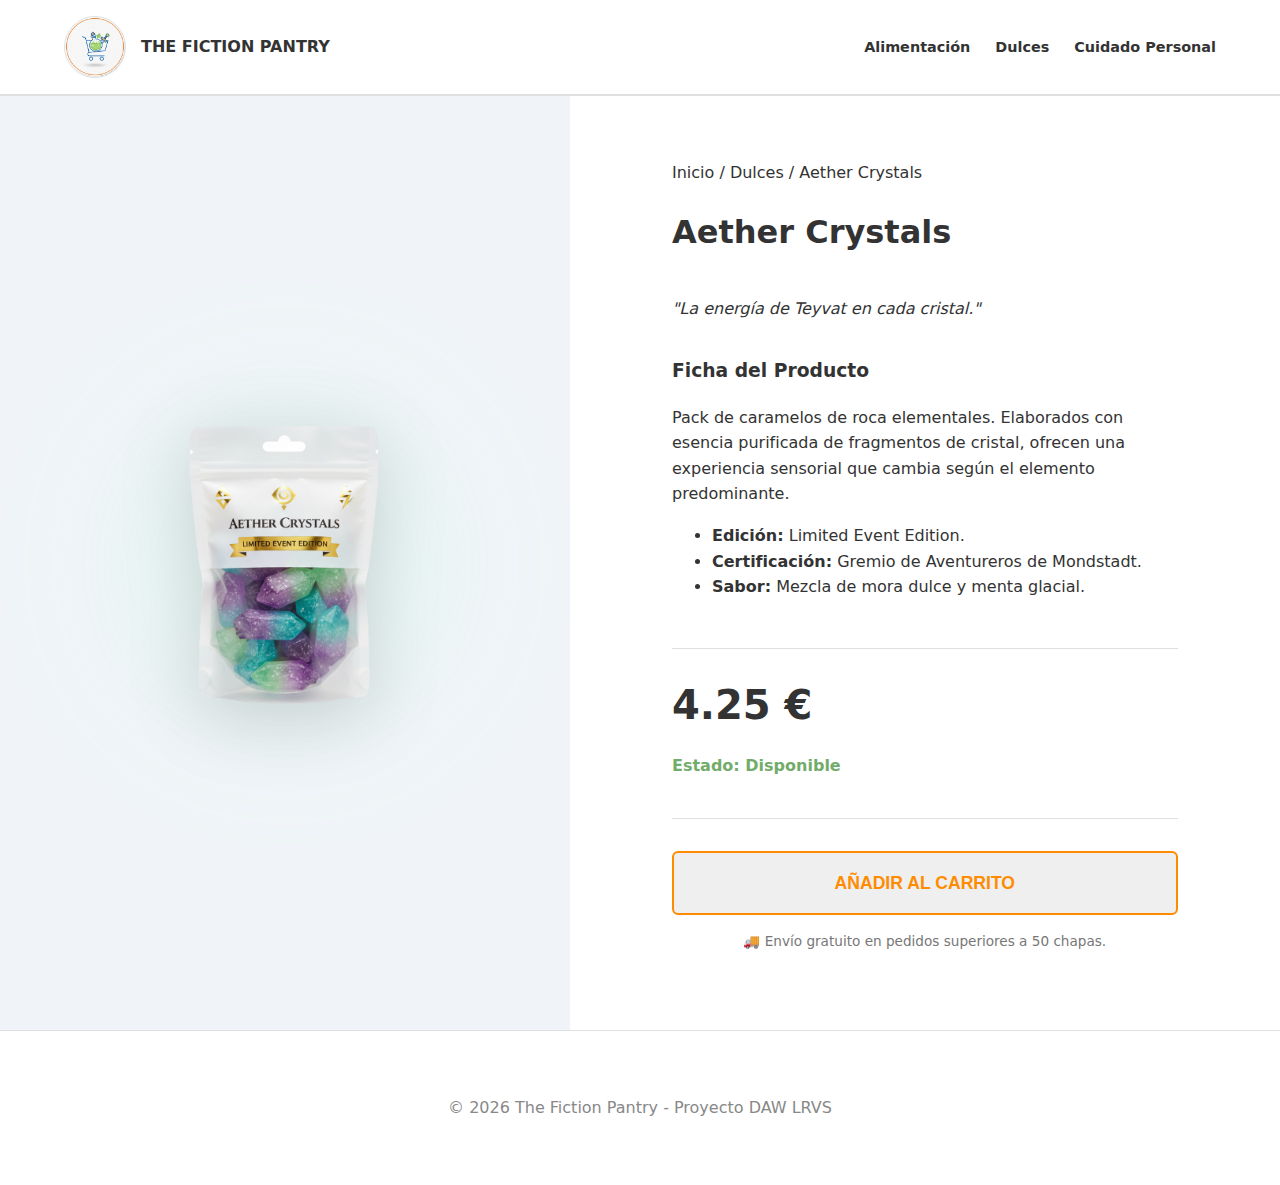
<file: detalle-aether.html>
<!DOCTYPE html>
<html lang="es">
<head>
    <meta charset="UTF-8">
    <meta name="viewport" content="width=device-width, initial-scale=1.0">
    <title>Aether Crystals | The Fiction Pantry</title>
    <link rel="stylesheet" href="css/styles.css">
</head>
<body>

<header>
    <div class="logo-container">
        <img src="css/img/logo.png" alt="Logo The Fiction Pantry">
        <strong>THE FICTION PANTRY</strong>
    </div>

    <input type="checkbox" id="menu-toggle" class="menu-checkbox">
    
    <label for="menu-toggle" class="hamburger-label">
        <span></span>
        <span></span>
        <span></span>
    </label>

    <nav class="nav-container">
        <ul class="nav-menu">
            <li><a href="index.html#alimentacion">Alimentación</a></li>
            <li><a href="index.html#dulces">Dulces</a></li>
            <li><a href="index.html#cuidado">Cuidado Personal</a></li>
        </ul>
    </nav>
</header>

    <main class="detail-layout">
        <section class="detail-visual">
            <div class="nuka-glow" style="background: #99ffcc; opacity: 0.15;"></div> 
            <img src="css/img/aether-crystals.png" alt="Aether Crystals">
        </section>

        <section class="detail-content">
            <nav class="breadcrumbs">Inicio / Dulces / Aether Crystals</nav>
            
            <h1 class="detail-title">Aether Crystals</h1>
            <p><em>"La energía de Teyvat en cada cristal."</em></p>
            
            <div class="technical-description">
                <h3>Ficha del Producto</h3>
                <p>Pack de caramelos de roca elementales. Elaborados con esencia purificada de fragmentos de cristal, ofrecen una experiencia sensorial que cambia según el elemento predominante.</p>
                <ul>
                    <li><strong>Edición:</strong> Limited Event Edition.</li>
                    <li><strong>Certificación:</strong> Gremio de Aventureros de Mondstadt.</li>
                    <li><strong>Sabor:</strong> Mezcla de mora dulce y menta glacial.</li>
                </ul>
            </div>

            <div style="margin:2rem 0; padding:1.5rem 0; border-top:1px solid #e0e0e0; border-bottom:1px solid #e0e0e0;">
                <p style="font-size:2.5rem; font-weight:800; margin:0;">4.25 €</p>
                <p style="color:var(--accent-green); font-weight:bold;">Estado: Disponible</p>
            </div>

            <button class="btn-outline btn-orange" style="width:100%; padding:1.2rem; font-size:1.1rem; cursor:pointer;">AÑADIR AL CARRITO</button>
        <p style="font-size: 0.85rem; color: #777; margin-top: 1rem; text-align: center;">
    🚚 Envío gratuito en pedidos superiores a 50 chapas.
</p>
        </section>
    </main>

    <footer style="text-align: center; padding: 3rem; border-top: 1px solid #e0e0e0; color: #888;">
        <p>&copy; 2026 The Fiction Pantry - Proyecto DAW LRVS</p>
    </footer>

</body>
</html>
</file>
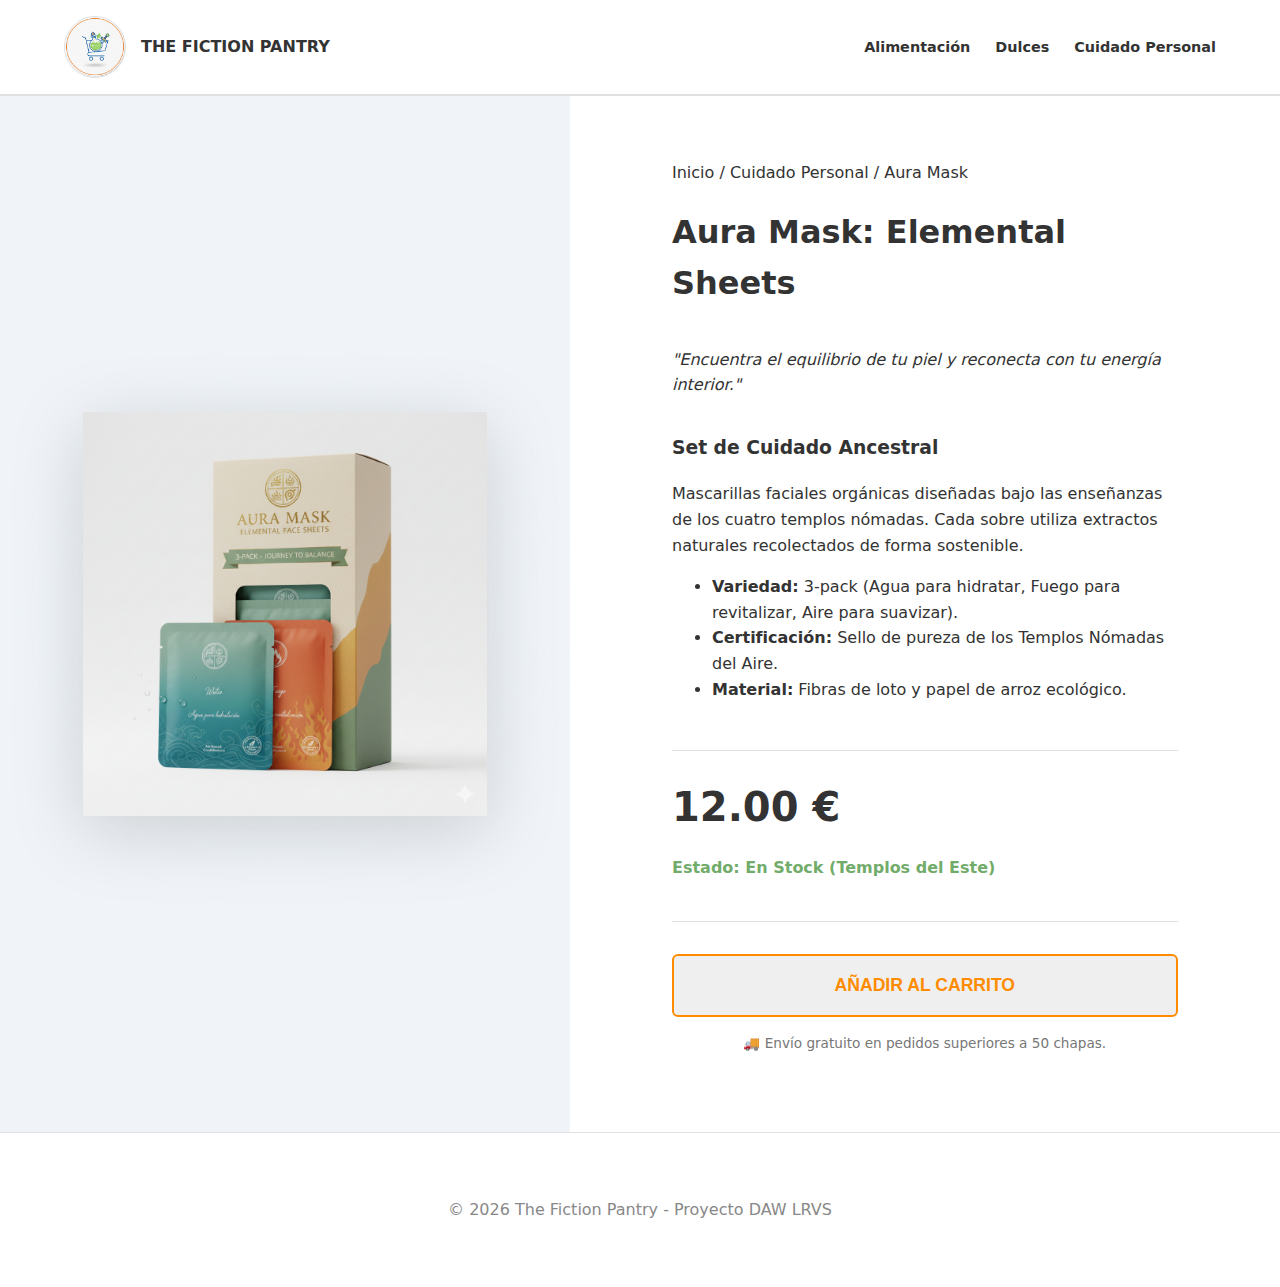
<file: detalle-aura.html>
<!DOCTYPE html>
<html lang="es">
<head>
    <meta charset="UTF-8">
    <meta name="viewport" content="width=device-width, initial-scale=1.0">
    <title>Aura Mask | The Fiction Pantry</title>
    <link rel="stylesheet" href="css/styles.css">
</head>
<body>
<header>
    <div class="logo-container">
        <img src="css/img/logo.png" alt="Logo The Fiction Pantry">
        <strong>THE FICTION PANTRY</strong>
    </div>

    <input type="checkbox" id="menu-toggle" class="menu-checkbox">
    
    <label for="menu-toggle" class="hamburger-label">
        <span></span>
        <span></span>
        <span></span>
    </label>

    <nav class="nav-container">
        <ul class="nav-menu">
            <li><a href="index.html#alimentacion">Alimentación</a></li>
            <li><a href="index.html#dulces">Dulces</a></li>
            <li><a href="index.html#cuidado">Cuidado Personal</a></li>
        </ul>
    </nav>
</header>

    <main class="detail-layout">
        <section class="detail-visual">
            <div class="nuka-glow" style="background: #e0f7fa; opacity: 0.2;"></div> 
            <img src="css/img/Mask.png" alt="Aura Mask Set">
        </section>

        <section class="detail-content">
            <nav class="breadcrumbs">Inicio / Cuidado Personal / Aura Mask</nav>
            
            <h1 class="detail-title">Aura Mask: Elemental Sheets</h1>
            <p><em>"Encuentra el equilibrio de tu piel y reconecta con tu energía interior."</em></p>
            
            <div class="technical-description">
                <h3>Set de Cuidado Ancestral</h3>
                <p>Mascarillas faciales orgánicas diseñadas bajo las enseñanzas de los cuatro templos nómadas. Cada sobre utiliza extractos naturales recolectados de forma sostenible.</p>
                <ul>
                    <li><strong>Variedad:</strong> 3-pack (Agua para hidratar, Fuego para revitalizar, Aire para suavizar).</li>
                    <li><strong>Certificación:</strong> Sello de pureza de los Templos Nómadas del Aire.</li>
                    <li><strong>Material:</strong> Fibras de loto y papel de arroz ecológico.</li>
                </ul>
            </div>

            <div style="margin:2rem 0; padding:1.5rem 0; border-top:1px solid #e0e0e0; border-bottom:1px solid #e0e0e0;">
                <p style="font-size:2.5rem; font-weight:800; margin:0;">12.00 €</p>
                <p style="color:var(--accent-green); font-weight:bold;">Estado: En Stock (Templos del Este)</p>
            </div>

            <button class="btn-outline btn-orange" style="width:100%; padding:1.2rem; font-size:1.1rem; cursor:pointer; font-weight:bold;">AÑADIR AL CARRITO</button>

            <p style="font-size: 0.85rem; color: #777; margin-top: 1rem; text-align: center;">
                🚚 Envío gratuito en pedidos superiores a 50 chapas.
            </p>
        </section>
    </main>
    
    <footer style="text-align: center; padding: 3rem; border-top: 1px solid #e0e0e0; color: #888;">
        <p>&copy; 2026 The Fiction Pantry - Proyecto DAW LRVS</p>
    </footer>
    
</body>

</html>
</file>
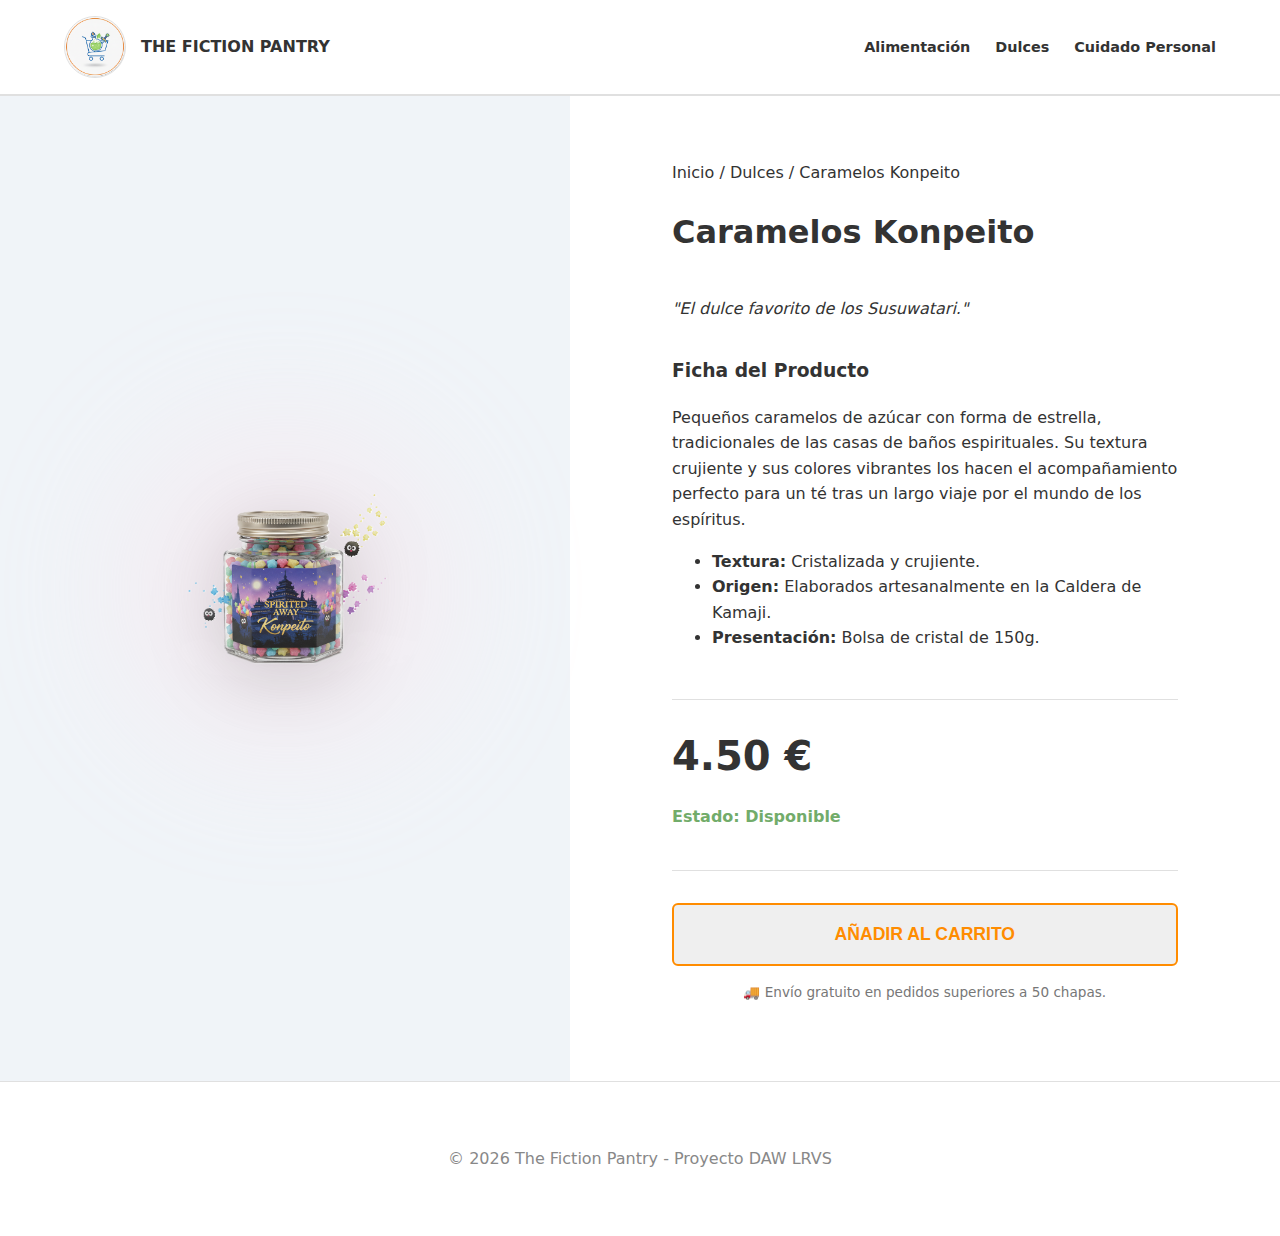
<file: detalle-konpeito.html>
<!DOCTYPE html>
<html lang="es">
<head>
    <meta charset="UTF-8">
    <meta name="viewport" content="width=device-width, initial-scale=1.0">
    <title>Caramelos Konpeito | The Fiction Pantry</title>
    <link rel="stylesheet" href="css/styles.css">
</head>
<body>

<header>
    <div class="logo-container">
        <img src="css/img/logo.png" alt="Logo The Fiction Pantry">
        <strong>THE FICTION PANTRY</strong>
    </div>

    <input type="checkbox" id="menu-toggle" class="menu-checkbox">
    
    <label for="menu-toggle" class="hamburger-label">
        <span></span>
        <span></span>
        <span></span>
    </label>

    <nav class="nav-container">
        <ul class="nav-menu">
            <li><a href="index.html#alimentacion">Alimentación</a></li>
            <li><a href="index.html#dulces">Dulces</a></li>
            <li><a href="index.html#cuidado">Cuidado Personal</a></li>
        </ul>
    </nav>
</header>

    <main class="detail-layout">
        <section class="detail-visual">
            <div class="nuka-glow" style="background: #ffd1dc; opacity: 0.3;"></div> 
            <img src="css/img/Konpeito.png" alt="Caramelos Konpeito">
        </section>

        <section class="detail-content">
            <nav class="breadcrumbs">Inicio / Dulces / Caramelos Konpeito</nav>
            
            <h1 class="detail-title">Caramelos Konpeito</h1>
            <p><em>"El dulce favorito de los Susuwatari."</em></p>
            
            <div class="technical-description">
                <h3>Ficha del Producto</h3>
                <p>Pequeños caramelos de azúcar con forma de estrella, tradicionales de las casas de baños espirituales. Su textura crujiente y sus colores vibrantes los hacen el acompañamiento perfecto para un té tras un largo viaje por el mundo de los espíritus.</p>
                <ul>
                    <li><strong>Textura:</strong> Cristalizada y crujiente.</li>
                    <li><strong>Origen:</strong> Elaborados artesanalmente en la Caldera de Kamaji.</li>
                    <li><strong>Presentación:</strong> Bolsa de cristal de 150g.</li>
                </ul>
            </div>

            <div style="margin:2rem 0; padding:1.5rem 0; border-top:1px solid #e0e0e0; border-bottom:1px solid #e0e0e0;">
                <p style="font-size:2.5rem; font-weight:800; margin:0;">4.50 €</p>
                <p style="color:var(--accent-green); font-weight:bold;">Estado: Disponible</p>
            </div>

            <button class="btn-outline btn-orange" style="width:100%; padding:1.2rem; font-size:1.1rem; cursor:pointer; font-weight:bold;">
                AÑADIR AL CARRITO
            </button>

            <p style="font-size: 0.85rem; color: #777; margin-top: 1rem; text-align: center;">
                🚚 Envío gratuito en pedidos superiores a 50 chapas.
            </p>
        </section>
    </main>

    <footer style="text-align: center; padding: 3rem; border-top: 1px solid #e0e0e0; color: #888;">
        <p>&copy; 2026 The Fiction Pantry - Proyecto DAW LRVS</p>
    </footer>

</body>
</html>
</file>
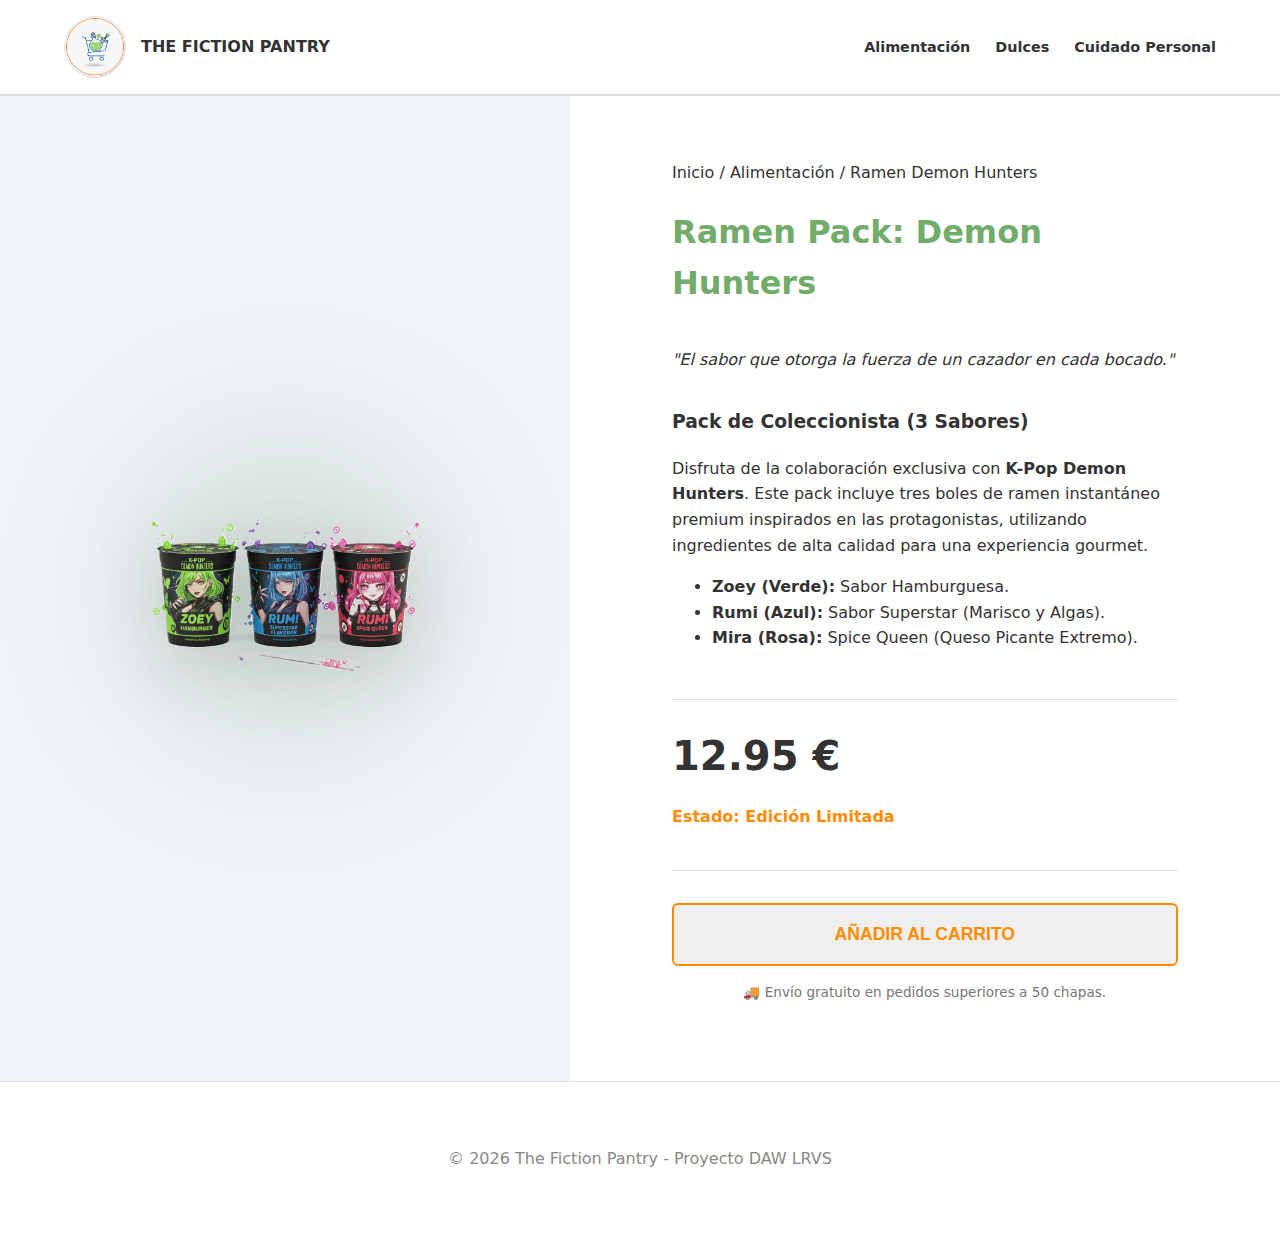
<file: detalle-noodles.html>
<!DOCTYPE html>
<html lang="es">
<head>
    <meta charset="UTF-8">
    <meta name="viewport" content="width=device-width, initial-scale=1.0">
    <title>Ramen Demon Hunters | The Fiction Pantry</title>
    <link rel="stylesheet" href="css/styles.css">
</head>
<body>

<header>
    <div class="logo-container">
        <img src="css/img/logo.png" alt="Logo The Fiction Pantry">
        <strong>THE FICTION PANTRY</strong>
    </div>

    <input type="checkbox" id="menu-toggle" class="menu-checkbox">
    
    <label for="menu-toggle" class="hamburger-label">
        <span></span>
        <span></span>
        <span></span>
    </label>

    <nav class="nav-container">
        <ul class="nav-menu">
            <li><a href="index.html#alimentacion">Alimentación</a></li>
            <li><a href="index.html#dulces">Dulces</a></li>
            <li><a href="index.html#cuidado">Cuidado Personal</a></li>
        </ul>
    </nav>
</header>

    <main class="detail-layout">
        <section class="detail-visual">
            <div class="nuka-glow" style="background: #2d5a27; opacity: 0.15;"></div> 
            <img src="css/img/noodles.png" alt="Ramen Pack Demon Hunters">
        </section>

        <section class="detail-content">
            <nav class="breadcrumbs">Inicio / Alimentación / Ramen Demon Hunters</nav>
            
            <h1 class="detail-title" style="color: var(--accent-green);">Ramen Pack: Demon Hunters</h1>
            <p><em>"El sabor que otorga la fuerza de un cazador en cada bocado."</em></p>
            
            <div class="technical-description">
                <h3>Pack de Coleccionista (3 Sabores)</h3>
                <p>Disfruta de la colaboración exclusiva con <strong>K-Pop Demon Hunters</strong>. Este pack incluye tres boles de ramen instantáneo premium inspirados en las protagonistas, utilizando ingredientes de alta calidad para una experiencia gourmet.</p>
                <ul>
                    <li><strong>Zoey (Verde):</strong> Sabor Hamburguesa.</li>
                    <li><strong>Rumi (Azul):</strong> Sabor Superstar (Marisco y Algas).</li>
                    <li><strong>Mira (Rosa):</strong> Spice Queen (Queso Picante Extremo).</li>
                </ul>
            </div>
            
            <div style="margin:2rem 0; padding:1.5rem 0; border-top:1px solid #e0e0e0; border-bottom:1px solid #e0e0e0;">
                <p style="font-size:2.5rem; font-weight:800; margin:0;">12.95 €</p>
                <p style="color:var(--accent-orange); font-weight:bold;">Estado: Edición Limitada</p>
            </div>

            <button class="btn-outline btn-orange" style="width:100%; padding:1.2rem; font-size:1.1rem; cursor:pointer; font-weight:bold;">
                AÑADIR AL CARRITO
            </button>

            <p style="font-size: 0.85rem; color: #777; margin-top: 1rem; text-align: center;">
                🚚 Envío gratuito en pedidos superiores a 50 chapas.
            </p>
        </section>
    </main>

    <footer style="text-align: center; padding: 3rem; border-top: 1px solid #e0e0e0; color: #888;">
        <p>&copy; 2026 The Fiction Pantry - Proyecto DAW LRVS</p>
    </footer>

</body>
</html>
</file>
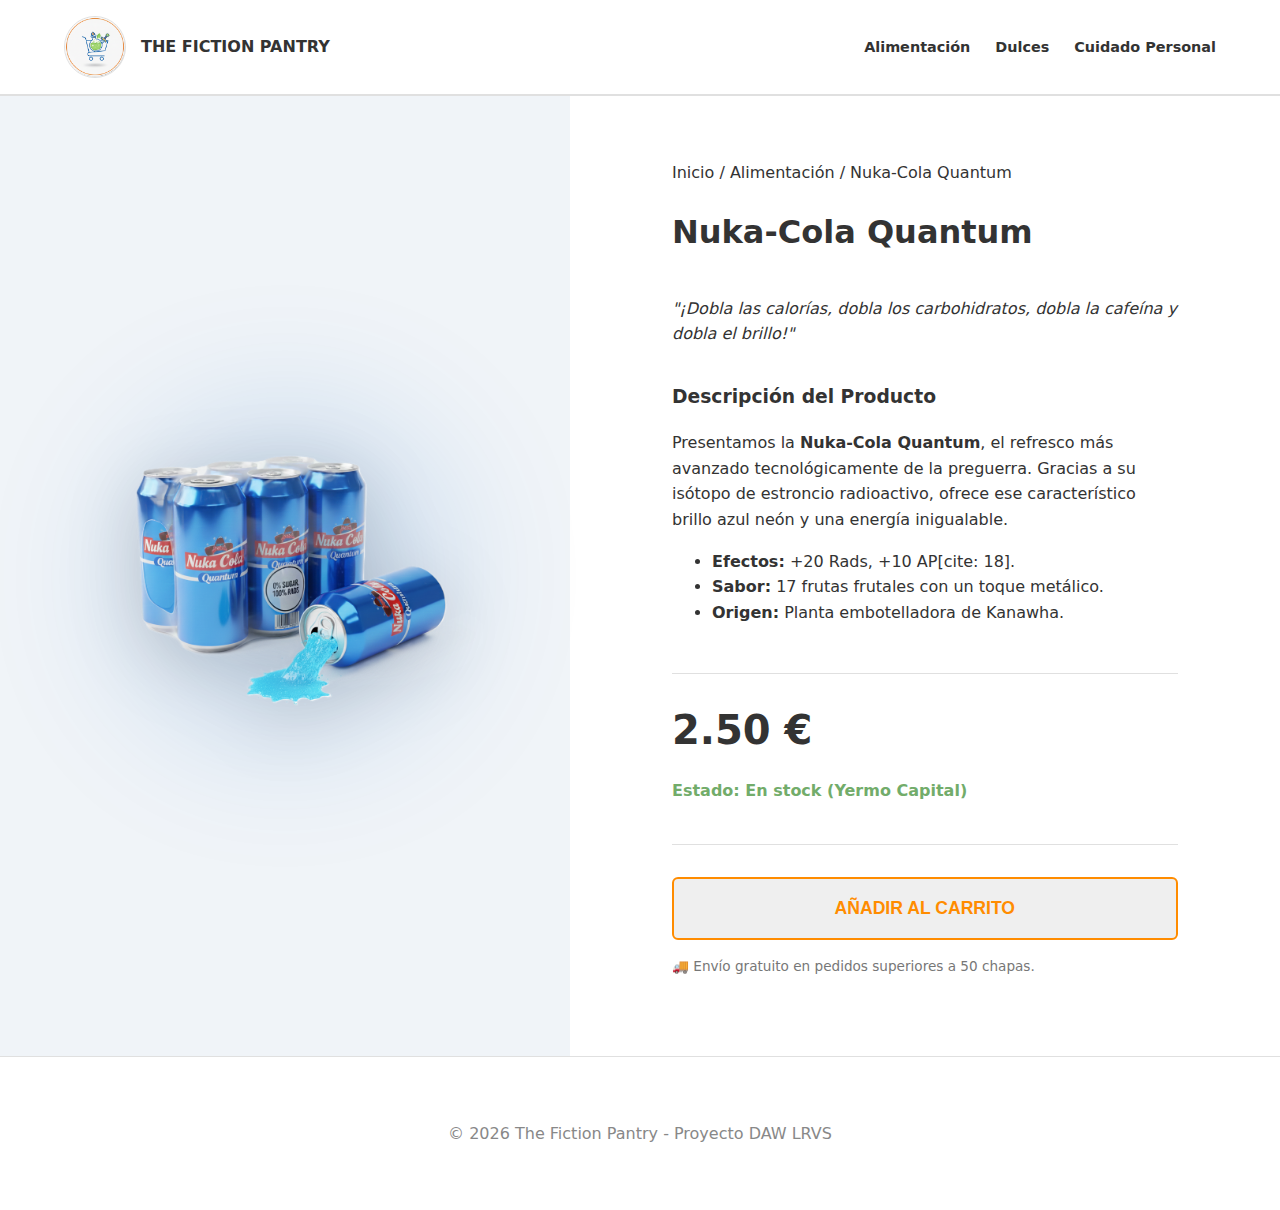
<file: detalle-nuka.html>
<!DOCTYPE html>
<html lang="es">
<head>
    <meta charset="UTF-8">
    <meta name="viewport" content="width=device-width, initial-scale=1.0">
    <title>Nuka-Cola Quantum | The Fiction Pantry</title>
    <link rel="stylesheet" href="css/styles.css">
</head>
<body>

<header>
    <div class="logo-container">
        <img src="css/img/logo.png" alt="Logo The Fiction Pantry">
        <strong>THE FICTION PANTRY</strong>
    </div>

    <input type="checkbox" id="menu-toggle" class="menu-checkbox">
    
    <label for="menu-toggle" class="hamburger-label">
        <span></span>
        <span></span>
        <span></span>
    </label>

    <nav class="nav-container">
        <ul class="nav-menu">
            <li><a href="index.html#alimentacion">Alimentación</a></li>
            <li><a href="index.html#dulces">Dulces</a></li>
            <li><a href="index.html#cuidado">Cuidado Personal</a></li>
        </ul>
    </nav>
</header>

    <main class="detail-layout">
        <section class="detail-visual">
            <div class="nuka-glow" style="background: #0056b3; opacity: 0.2;"></div> 
            <img src="css/img/nuka-cola.png" alt="Nuka-Cola Quantum">
        </section>

        <section class="detail-content">
            <nav class="breadcrumbs">Inicio / Alimentación / Nuka-Cola Quantum</nav>
            
            <h1 class="detail-title">Nuka-Cola Quantum</h1>
            <p><em>"¡Dobla las calorías, dobla los carbohidratos, dobla la cafeína y dobla el brillo!"</em></p>
            
            <div class="technical-description">
                <h3>Descripción del Producto</h3>
                <p>Presentamos la <strong>Nuka-Cola Quantum</strong>, el refresco más avanzado tecnológicamente de la preguerra. Gracias a su isótopo de estroncio radioactivo, ofrece ese característico brillo azul neón y una energía inigualable.</p>
                <ul>
                    <li><strong>Efectos:</strong> +20 Rads, +10 AP[cite: 18].</li>
                    <li><strong>Sabor:</strong> 17 frutas frutales con un toque metálico.</li>
                    <li><strong>Origen:</strong> Planta embotelladora de Kanawha.</li>
                </ul>
            </div>

            <div style="margin:2rem 0; padding:1.5rem 0; border-top:1px solid #e0e0e0; border-bottom:1px solid #e0e0e0;">
                <p style="font-size:2.5rem; font-weight:800; margin:0;">2.50 €</p>
                <p style="color:var(--accent-green); font-weight:bold;">Estado: En stock (Yermo Capital)</p>
            </div>

            <button class="btn-outline btn-orange" style="width:100%; padding:1.2rem; font-size:1.1rem; cursor:pointer;">AÑADIR AL CARRITO</button>
            
            <p style="font-size: 0.85rem; color: #777; margin-top: 1rem;">🚚 Envío gratuito en pedidos superiores a 50 chapas.</p>
        </section>
    </main>

    <footer style="text-align: center; padding: 3rem; border-top: 1px solid #e0e0e0; color: #888;">
        <p>&copy; 2026 The Fiction Pantry - Proyecto DAW LRVS</p>
    </footer>

</body>
</html>
</file>
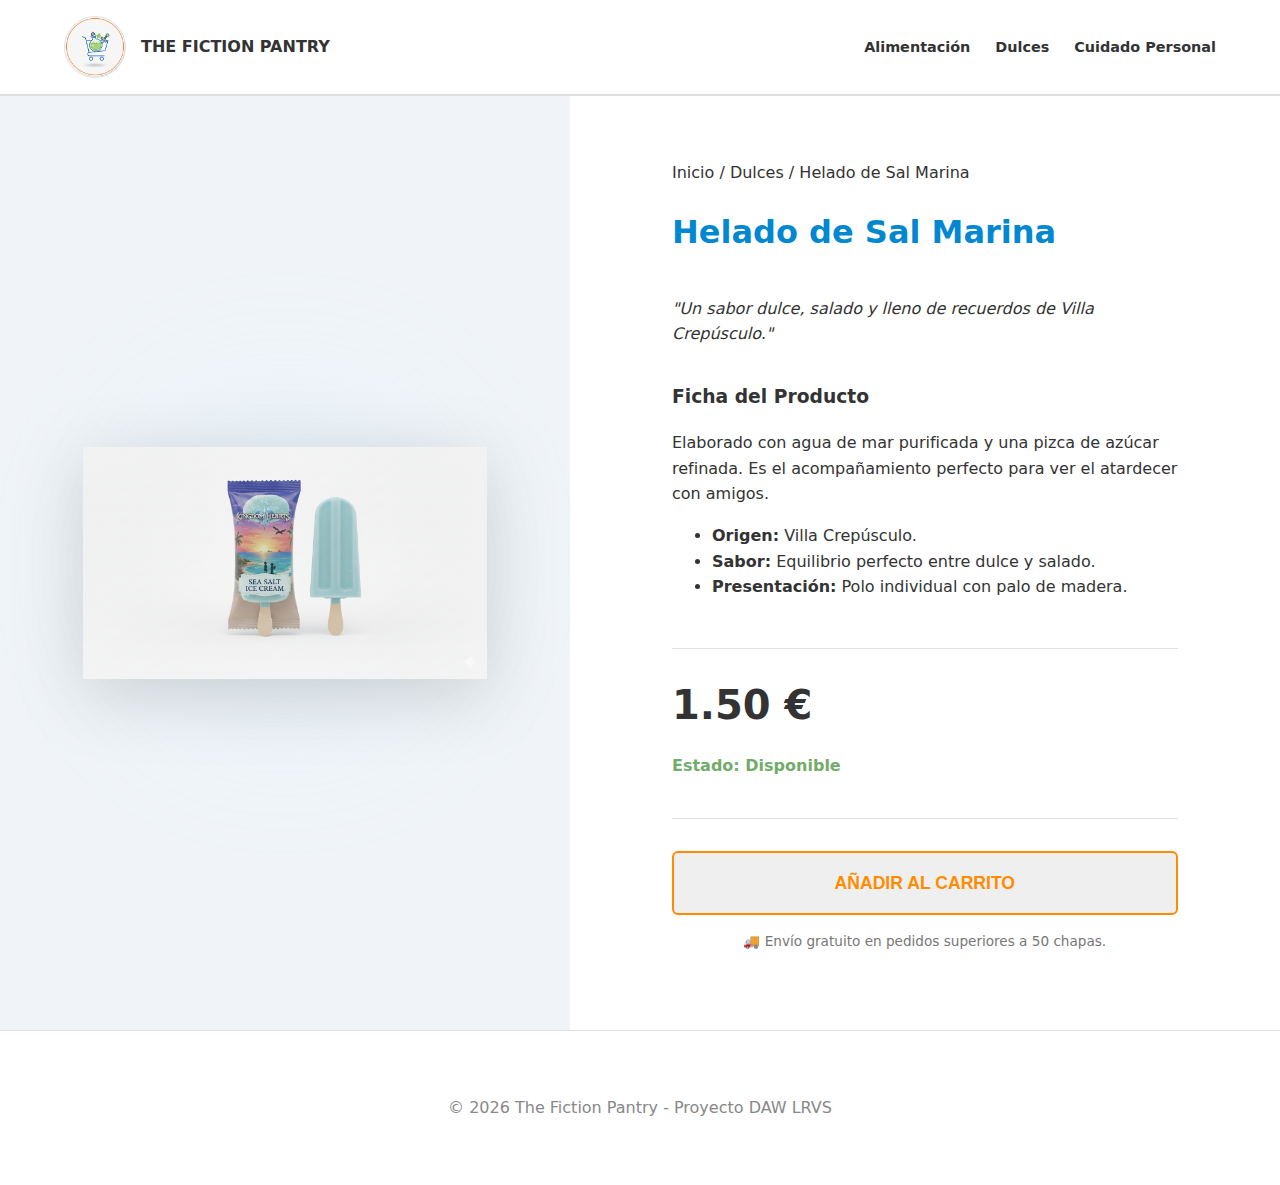
<file: detalle-seasalt.html>
<!DOCTYPE html>
<html lang="es">
<head>
    <meta charset="UTF-8">
    <meta name="viewport" content="width=device-width, initial-scale=1.0">
    <title>Helado de Sal Marina | The Fiction Pantry</title>
    <link rel="stylesheet" href="css/styles.css">
</head>
<body>
<header>
    <div class="logo-container">
        <img src="css/img/logo.png" alt="Logo The Fiction Pantry">
        <strong>THE FICTION PANTRY</strong>
    </div>

    <input type="checkbox" id="menu-toggle" class="menu-checkbox">
    
    <label for="menu-toggle" class="hamburger-label">
        <span></span>
        <span></span>
        <span></span>
    </label>

    <nav class="nav-container">
        <ul class="nav-menu">
            <li><a href="index.html#alimentacion">Alimentación</a></li>
            <li><a href="index.html#dulces">Dulces</a></li>
            <li><a href="index.html#cuidado">Cuidado Personal</a></li>
        </ul>
    </nav>
</header>

    <main class="detail-layout">
        <section class="detail-visual">
            <div class="nuka-glow" style="background: #b3e5fc; opacity: 0.2;"></div> 
            <img src="css/img/seasalt.png" alt="Helado de Sal Marina">
        </section>

        <section class="detail-content">
            <nav class="breadcrumbs">Inicio / Dulces / Helado de Sal Marina</nav>
            
            <h1 class="detail-title" style="color: #0288d1;">Helado de Sal Marina</h1>
            <p><em>"Un sabor dulce, salado y lleno de recuerdos de Villa Crepúsculo."</em></p>
            
            <div class="technical-description">
                <h3>Ficha del Producto</h3>
                <p>Elaborado con agua de mar purificada y una pizca de azúcar refinada. Es el acompañamiento perfecto para ver el atardecer con amigos.</p>
                <ul>
                    <li><strong>Origen:</strong> Villa Crepúsculo.</li>
                    <li><strong>Sabor:</strong> Equilibrio perfecto entre dulce y salado.</li>
                    <li><strong>Presentación:</strong> Polo individual con palo de madera.</li>
                </ul>
            </div>

            <div style="margin:2rem 0; padding:1.5rem 0; border-top:1px solid #e0e0e0; border-bottom:1px solid #e0e0e0;">
                <p style="font-size:2.5rem; font-weight:800; margin:0;">1.50 €</p>
                <p style="color:var(--accent-green); font-weight:bold;">Estado: Disponible</p>
            </div>

            <button class="btn-outline btn-orange" style="width:100%; padding:1.2rem; font-size:1.1rem; cursor:pointer; font-weight:bold;">AÑADIR AL CARRITO</button>

            <p style="font-size: 0.85rem; color: #777; margin-top: 1rem; text-align: center;">
                🚚 Envío gratuito en pedidos superiores a 50 chapas.
            </p>
        </section>
    </main>
    <footer style="text-align: center; padding: 3rem; border-top: 1px solid #e0e0e0; color: #888;">
            <p>&copy; 2026 The Fiction Pantry - Proyecto DAW LRVS</p>
</body>
</html>
</file>
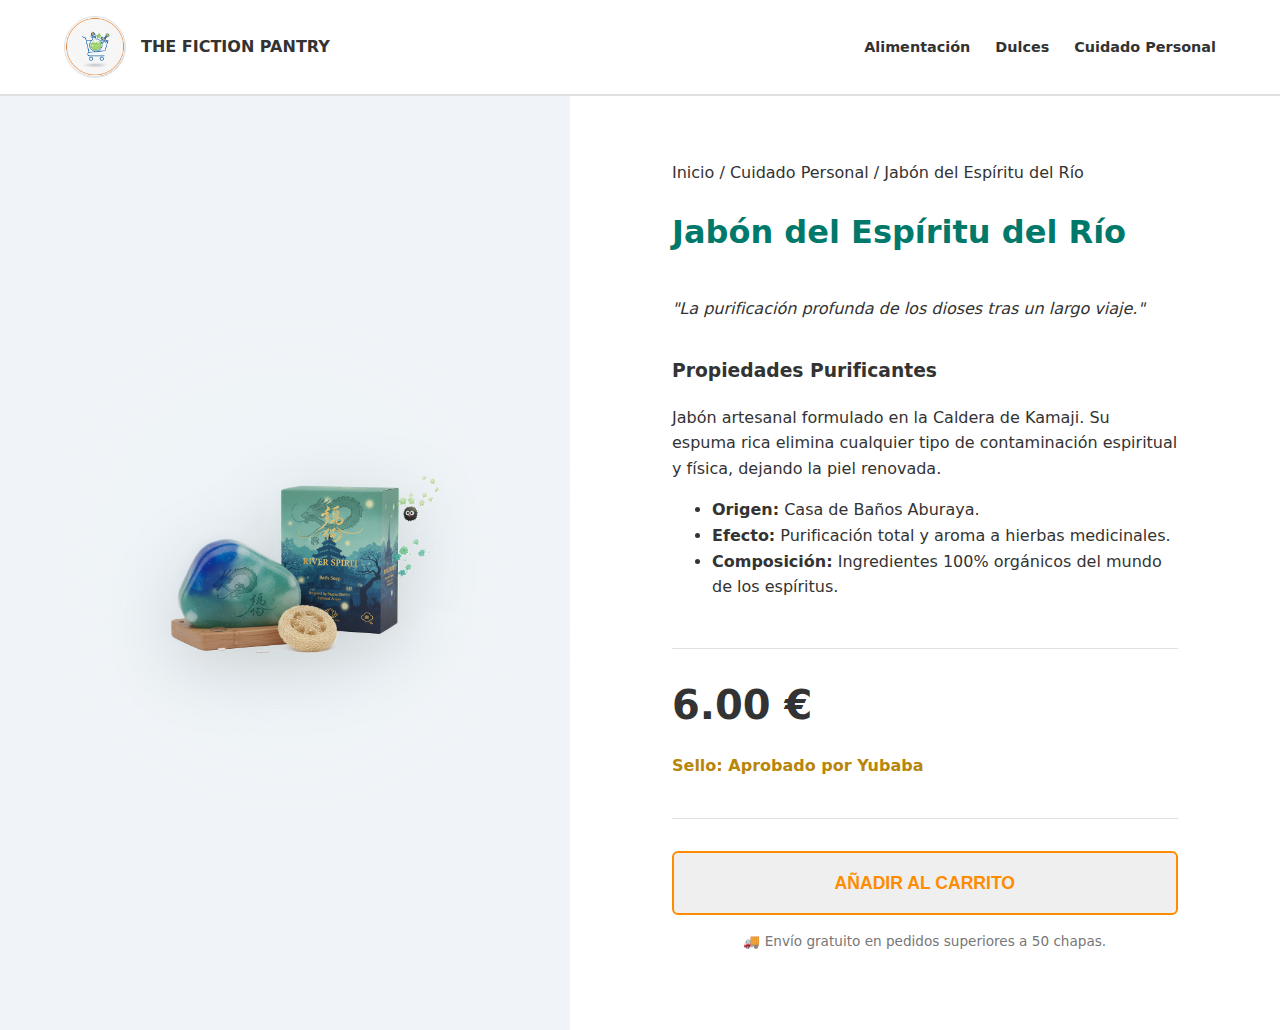
<file: detalle-soap.html>
<!DOCTYPE html>
<html lang="es">
<head>
    <meta charset="UTF-8">
    <meta name="viewport" content="width=device-width, initial-scale=1.0">
    <title>Jabón del Espíritu del Río | The Fiction Pantry</title>
    <link rel="stylesheet" href="css/styles.css">
</head>
<body>
<header>
    <div class="logo-container">
        <img src="css/img/logo.png" alt="Logo The Fiction Pantry">
        <strong>THE FICTION PANTRY</strong>
    </div>

    <input type="checkbox" id="menu-toggle" class="menu-checkbox">
    
    <label for="menu-toggle" class="hamburger-label">
        <span></span>
        <span></span>
        <span></span>
    </label>

    <nav class="nav-container">
        <ul class="nav-menu">
            <li><a href="index.html#alimentacion">Alimentación</a></li>
            <li><a href="index.html#dulces">Dulces</a></li>
            <li><a href="index.html#cuidado">Cuidado Personal</a></li>
        </ul>
    </nav>
</header>

    <main class="detail-layout">
        <section class="detail-visual">
            <div class="nuka-glow" style="background: #e0f2f1; opacity: 0.25;"></div> 
            <img src="css/img/soap.png" alt="Jabón Espíritu del Río">
        </section>

        <section class="detail-content">
            <nav class="breadcrumbs">Inicio / Cuidado Personal / Jabón del Espíritu del Río</nav>
            
            <h1 class="detail-title" style="color: #00796b;">Jabón del Espíritu del Río</h1>
            <p><em>"La purificación profunda de los dioses tras un largo viaje."</em></p>
            
            <div class="technical-description">
                <h3>Propiedades Purificantes</h3>
                <p>Jabón artesanal formulado en la Caldera de Kamaji. Su espuma rica elimina cualquier tipo de contaminación espiritual y física, dejando la piel renovada.</p>
                <ul>
                    <li><strong>Origen:</strong> Casa de Baños Aburaya.</li>
                    <li><strong>Efecto:</strong> Purificación total y aroma a hierbas medicinales.</li>
                    <li><strong>Composición:</strong> Ingredientes 100% orgánicos del mundo de los espíritus.</li>
                </ul>
            </div>

            <div style="margin:2rem 0; padding:1.5rem 0; border-top:1px solid #e0e0e0; border-bottom:1px solid #e0e0e0;">
                <p style="font-size:2.5rem; font-weight:800; margin:0;">6.00 €</p>
                <p style="color:var(--accent-gold); font-weight:bold;">Sello: Aprobado por Yubaba</p>
            </div>

            <button class="btn-outline btn-orange" style="width:100%; padding:1.2rem; font-size:1.1rem; cursor:pointer; font-weight:bold;">AÑADIR AL CARRITO</button>

            <p style="font-size: 0.85rem; color: #777; margin-top: 1rem; text-align: center;">
                🚚 Envío gratuito en pedidos superiores a 50 chapas.
            </p>
        </section>
    </main>
</body>
</html>
</file>
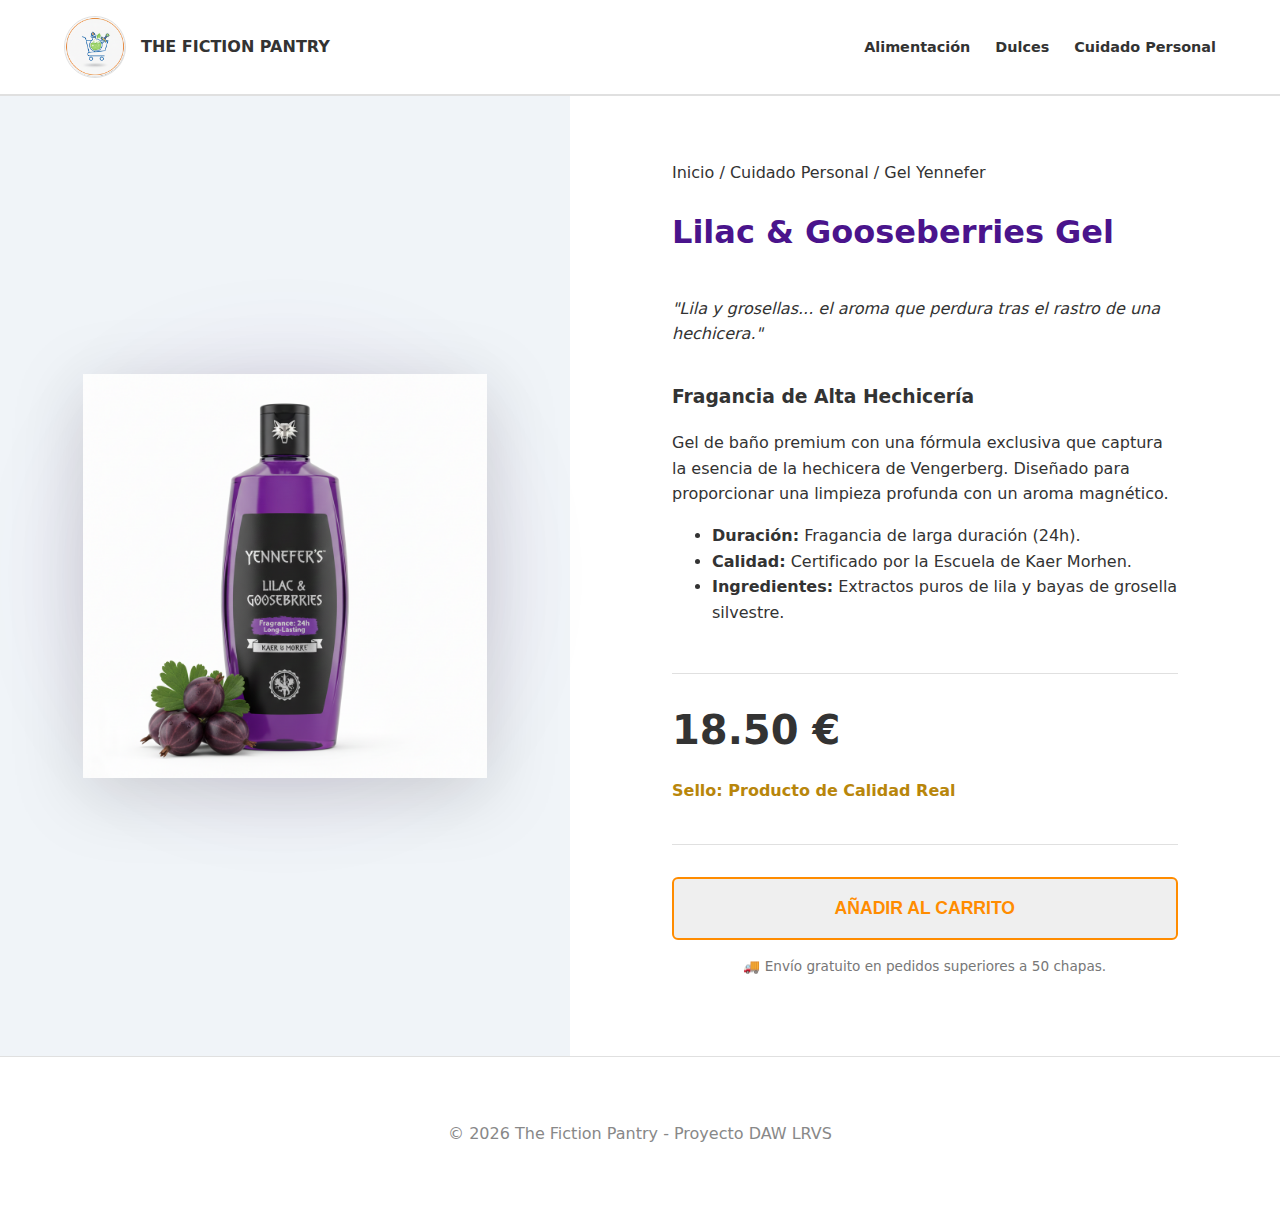
<file: detalle-yennefer.html>
<!DOCTYPE html>
<html lang="es">
<head>
    <meta charset="UTF-8">
    <meta name="viewport" content="width=device-width, initial-scale=1.0">
    <title>Yennefer's Body Wash | The Fiction Pantry</title>
    <link rel="stylesheet" href="css/styles.css">
</head>
<body>
<header>
    <div class="logo-container">
        <img src="css/img/logo.png" alt="Logo The Fiction Pantry">
        <strong>THE FICTION PANTRY</strong>
    </div>

    <input type="checkbox" id="menu-toggle" class="menu-checkbox">
    
    <label for="menu-toggle" class="hamburger-label">
        <span></span>
        <span></span>
        <span></span>
    </label>

    <nav class="nav-container">
        <ul class="nav-menu">
            <li><a href="index.html#alimentacion">Alimentación</a></li>
            <li><a href="index.html#dulces">Dulces</a></li>
            <li><a href="index.html#cuidado">Cuidado Personal</a></li>
        </ul>
    </nav>
</header>

    <main class="detail-layout">
        <section class="detail-visual">
            <div class="nuka-glow" style="background: #6a1b9a; opacity: 0.25;"></div> 
            <img src="css/img/yennefer-wash.png" alt="Yennefer Body Wash">
        </section>

        <section class="detail-content">
            <nav class="breadcrumbs">Inicio / Cuidado Personal / Gel Yennefer</nav>
            
            <h1 class="detail-title" style="color: #4a148c;">Lilac & Gooseberries Gel</h1>
            <p><em>"Lila y grosellas... el aroma que perdura tras el rastro de una hechicera."</em></p>
            
            <div class="technical-description">
                <h3>Fragancia de Alta Hechicería</h3>
                <p>Gel de baño premium con una fórmula exclusiva que captura la esencia de la hechicera de Vengerberg. Diseñado para proporcionar una limpieza profunda con un aroma magnético.</p>
                <ul>
                    <li><strong>Duración:</strong> Fragancia de larga duración (24h).</li>
                    <li><strong>Calidad:</strong> Certificado por la Escuela de Kaer Morhen.</li>
                    <li><strong>Ingredientes:</strong> Extractos puros de lila y bayas de grosella silvestre.</li>
                </ul>
            </div>

            <div style="margin:2rem 0; padding:1.5rem 0; border-top:1px solid #e0e0e0; border-bottom:1px solid #e0e0e0;">
                <p style="font-size:2.5rem; font-weight:800; margin:0;">18.50 €</p>
                <p style="color:var(--accent-gold); font-weight:bold;">Sello: Producto de Calidad Real</p>
            </div>

            <button class="btn-outline btn-orange" style="width:100%; padding:1.2rem; font-size:1.1rem; cursor:pointer; font-weight:bold;">AÑADIR AL CARRITO</button>

            <p style="font-size: 0.85rem; color: #777; margin-top: 1rem; text-align: center;">
                🚚 Envío gratuito en pedidos superiores a 50 chapas.
            </p>
        </section>
    </main>
    <footer style="text-align: center; padding: 3rem; border-top: 1px solid #e0e0e0; color: #888;">
        <p>&copy; 2026 The Fiction Pantry - Proyecto DAW LRVS</p>
</body>
</html>
</file>
<file: css/styles.css>
/* --- VARIABLES Y GUÍA DE ESTILO --- */
:root {
    --bg-white: #ffffff;
    --bg-light: #f9f9f9;
    --text-dark: #333333;
    --accent-blue: #0056b3;   
    --accent-green: #72ac6a;  
    --accent-orange: #ff8c00;
    --accent-light-purple: #d49edb; 
    --accent-gold: #b8860b;   
    --border-soft: #e0e0e0;
    --font-main: 'Segoe UI', system-ui, sans-serif;
}

html { scroll-behavior: smooth; }

body {
    background-color: var(--bg-white);
    color: var(--text-dark);
    font-family: var(--font-main);
    margin: 0;
    line-height: 1.6;
}

/* --- CABECERA Y LOGO --- */
header {
    background: var(--bg-white);
    border-bottom: 2px solid var(--border-soft);
    padding: 1rem 5%;
    position: sticky;
    top: 0;
    z-index: 1000;
    display: flex;
    justify-content: space-between;
    align-items: center;
}

.logo-container {
    display: flex;
    align-items: center;
    gap: 15px;
}

.logo-container img {
    height: 60px;           
    width: 60px;             
    object-fit: cover;      
    border-radius: 50%;    
    background-color: white; 
    border: 1px solid var(--border-soft); 
}

.nav-menu {
    display: flex;
    gap: 25px;
    list-style: none;
}

.nav-menu a {
    color: var(--text-dark);
    text-decoration: none;
    font-weight: 600;
    font-size: 0.9rem;
    transition: color 0.3s;
}

.nav-menu a:hover { color: var(--accent-blue); }

/* --- SECCIONES --- */
.category-title {
    border-left: 8px solid var(--accent-green);
    padding-left: 20px;
    margin: 3rem 5% 1rem;
    font-size: 1.6rem;
    color: var(--accent-green);
    text-transform: uppercase;
}

/* --- GRID DE PRODUCTOS --- */
.products-grid {
    display: grid;
    grid-template-columns: repeat(auto-fit, minmax(280px, 1fr));
    gap: 2rem;
    padding: 1rem 5% 4rem;
}

/* --- TARJETA DE PRODUCTO --- */
.card-product {
    background: var(--bg-light);
    border: 1px solid var(--border-soft);
    border-radius: 12px;
    padding: 1.5rem;
    display: flex;
    flex-direction: column;
    position: relative;
    transition: transform 0.3s ease, box-shadow 0.3s ease;
    overflow: hidden; /* Para que la etiqueta no se salga */
}

.card-product:hover {
    transform: translateY(-5px);
    box-shadow: 0 10px 25px rgba(0,0,0,0.08);
}

.card-product img {
    width: 100%;
    height: 220px;
    object-fit: contain;
    margin-bottom: 1rem;
}

.product-price {
    font-size: 1.8rem;
    font-weight: 800;
    color: var(--accent-blue);
    margin: 0.5rem 0 1.5rem;
    text-align: center;
}

/* --- ETIQUETAS / BADGES --- */
.badge-offer {
    position: absolute;
    top: 0;
    right: 0;
    background: #ff4444; /* Rojo para Oferta */
    color: white;
    padding: 8px 15px;
    font-size: 0.75rem;
    font-weight: bold;
    border-bottom-left-radius: 12px;
    text-transform: uppercase;
    z-index: 10;
}

/* --- BOTONES --- */
.btn-actions {
    display: flex;
    gap: 10px;
    margin-top: auto;
}

.btn-outline {
    flex: 1;
    padding: 10px;
    border-radius: 6px;
    font-weight: 700;
    text-align: center;
    text-decoration: none;
    font-size: 0.85rem;
    transition: all 0.3s;
}

.btn-blue { border: 2px solid var(--accent-blue); color: var(--accent-blue); }
.btn-blue:hover { background: var(--accent-blue); color: white; }

.btn-orange { border: 2px solid var(--accent-orange); color: var(--accent-orange); }
.btn-orange:hover { background: var(--accent-orange); color: white; }

/* --- DETALLE SPLIT-SCREEN --- */

.detail-layout {
    display: flex;          
    flex-wrap: nowrap;      
    min-height: calc(100vh - 80px); 
    width: 100%;
}

.detail-visual {
    flex: 1;                /* Ocupa el 50% */
    background: #f0f4f8;
    display: flex;
    justify-content: center;
    align-items: center;
    position: relative;
    padding: 2rem;
}

.detail-visual img { 
    max-width: 80%; 
    height: auto;
    filter: drop-shadow(0 15px 35px rgba(0,0,0,0.15)); 
    z-index: 2;
}

.detail-content { 
    flex: 1;                /* Ocupa el otro 50% */
    padding: 5% 8%; 
    display: flex;
    flex-direction: column;
    justify-content: center;
    background: white;
}

/* El resplandor (nuka-glow) detrás de la imagen */
.nuka-glow {
    position: absolute;
    width: 300px;
    height: 300px;
    border-radius: 50%;
    filter: blur(80px);
    z-index: 1;
}
/* --- RESPONSIVE --- */
/* Solo se vuelve una columna en móviles */
@media (max-width: 992px) {
    .detail-layout { 
        flex-direction: column; 
    }
    .detail-visual, .detail-content {
        flex: none;
        width: 100%;
    }
    .detail-visual {
        height: 40vh; /* Altura fija para la imagen en móvil */
    }
}

/* --- LÓGICA DEL MENÚ HAMBURGUESA --- */

/* Ocultamos el checkbox y el icono por defecto (escritorio) */
.menu-checkbox, .hamburger-label {
    display: none;
}

/* En escritorio, el menú se ve normal */
.nav-menu {
    display: flex;
    gap: 25px;
    list-style: none;
    margin: 0;
    padding: 0;
}

/* --- RESPONSIVE MÓVIL (Menos de 768px) --- */
@media (max-width: 768px) {
    /* Mostramos el icono de hamburguesa */
    .hamburger-label {
        display: flex;
        flex-direction: column;
        gap: 5px;
        cursor: pointer;
        z-index: 1001;
    }

    .hamburger-label span {
        display: block;
        width: 25px;
        height: 3px;
        background: var(--text-dark);
        transition: 0.3s;
    }

    /* Posicionamos el menú oculto fuera de la pantalla */
    .nav-container {
        position: absolute;
        top: 100%;
        left: 0;
        width: 100%;
        background: var(--bg-white);
        border-bottom: 2px solid var(--border-soft);
        max-height: 0; /* Oculto */
        overflow: hidden;
        transition: max-height 0.4s ease-in-out;
    }

    .nav-menu {
        flex-direction: column;
        padding: 20px;
        gap: 15px;
        text-align: center;
    }

    /* CUANDO EL CHECKBOX ESTÁ MARCADO, MUESTRA EL MENÚ (CHECKBOX HACK) */
    .menu-checkbox:checked ~ .nav-container {
        max-height: 300px; /* Se despliega */
    }

    /* Animación opcional: El icono de hamburguesa cambia ligeramente */
    .menu-checkbox:checked ~ .hamburger-label span:nth-child(1) { transform: translateY(8px) rotate(45deg); }
    .menu-checkbox:checked ~ .hamburger-label span:nth-child(2) { opacity: 0; }
    .menu-checkbox:checked ~ .hamburger-label span:nth-child(3) { transform: translateY(-8px) rotate(-45deg); }
}
</file>
